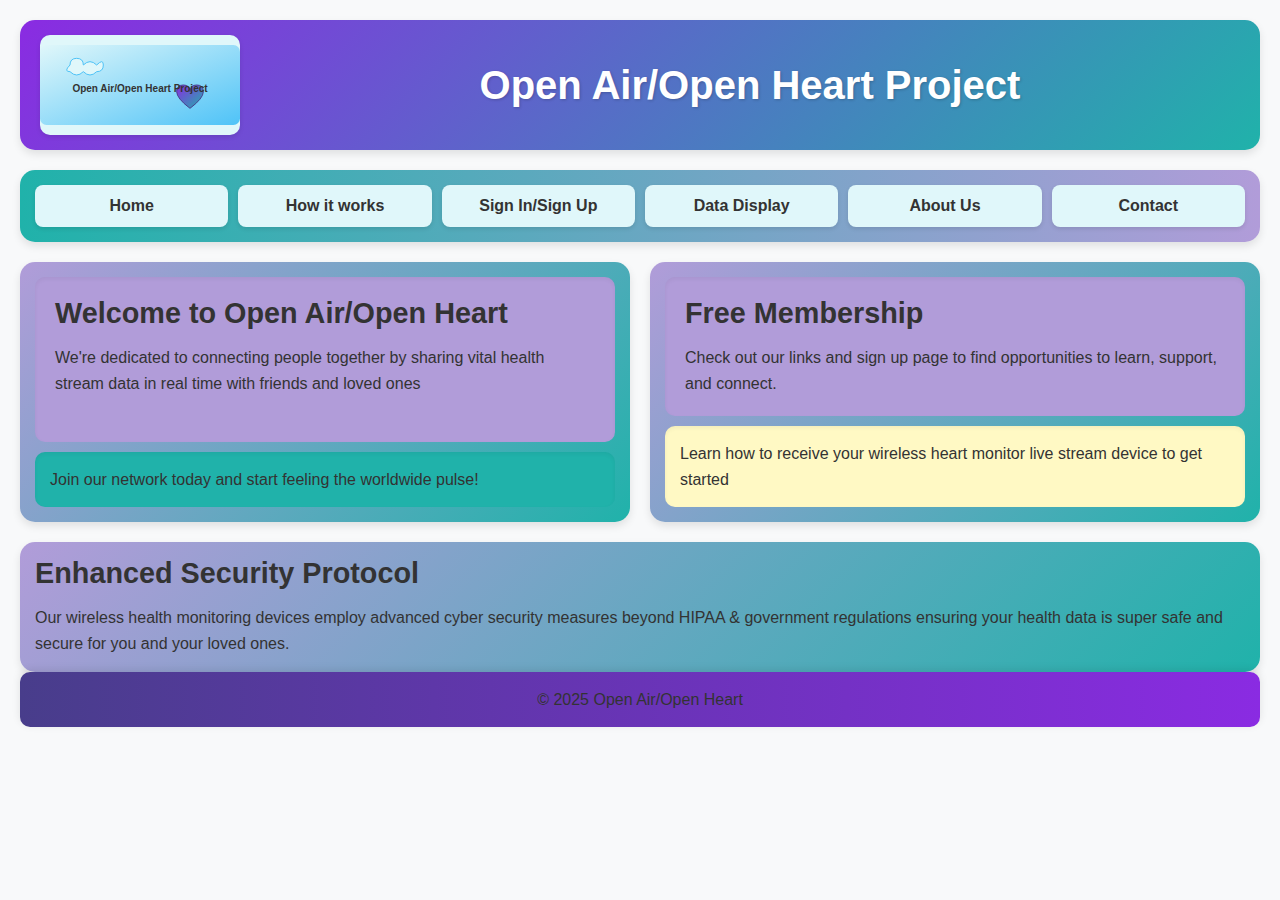
<file: index.html>
<!DOCTYPE html>
<html lang="en">
<head>
    <meta charset="UTF-8">
    <meta name="viewport" content="width=device-width, initial-scale=1.0">
    <title>Open Air/Open Heart Project</title>
    <link rel="stylesheet" href="styles-page.css">
</head>
<body>
    <div class="container">
        <!-- Header with Logo -->
        <header>
            <div class="logo-container">
                <div class="logo">
                    <div class="cloud"></div>
                    <span>LOGO</span>
                    <div class="heart"></div>
                </div>
            </div>
            <h1>Open Air/Open Heart Project</h1>
        </header>

        <!-- Navigation Menu -->
        <nav>
            <ul>
                <li><a href="index.html">Home</a></li>
                <li><a href="how-it-works-page.html">How it works</a></li>
                <li><a href="sign-up-sign-in-page.html">Sign In/Sign Up</a></li>
                <li><a href="data-display-page.html">Data Display</a></li>
                <li><a href="about-us-page.html">About Us</a></li>
                <li><a href="contact-page.html">Contact</a></li>
            </ul>
        </nav>

        <!-- Main Content -->
        <main>
            <div class="content-box left">
                <div class="pink-section">
                    <!-- Content for left pink section -->
                    <h2>Welcome to Open Air/Open Heart</h2>
                    <p>We're dedicated to connecting people together by sharing vital health stream data in real time with friends and loved ones</p>
                </div>
                <div class="green-section">
                    <!-- Content for left green section -->
                    <p>Join our network today and start feeling the worldwide pulse!</p>
                </div>
            </div>
            
            <div class="content-box right">
                <div class="pink-section">
                    <!-- Content for right pink section -->
                    <h2>Free Membership</h2>
                    <p>Check out our links and sign up page to find opportunities to learn, support, and connect.</p>
                </div>
                <div class="yellow-section">
                    <!-- Content for right yellow section -->
                    <p>Learn how to receive your wireless heart monitor live stream device to get started</p>
                </div>
            </div>
        </main>

        <!-- Security Feature Banner -->
        <div class="content-box security-box">
            <div class="security-section">
                <h2>Enhanced Security Protocol</h2>
                <p>Our wireless health monitoring devices employ advanced cyber security measures beyond HIPAA & government regulations ensuring your health data is super safe and secure for you and your loved ones.</p>
            </div>
        </div>

        <!-- Footer -->
        <footer>
            <p>&copy; 2025 Open Air/Open Heart</p>
        </footer>
    </div>
</body>
</html>
</file>
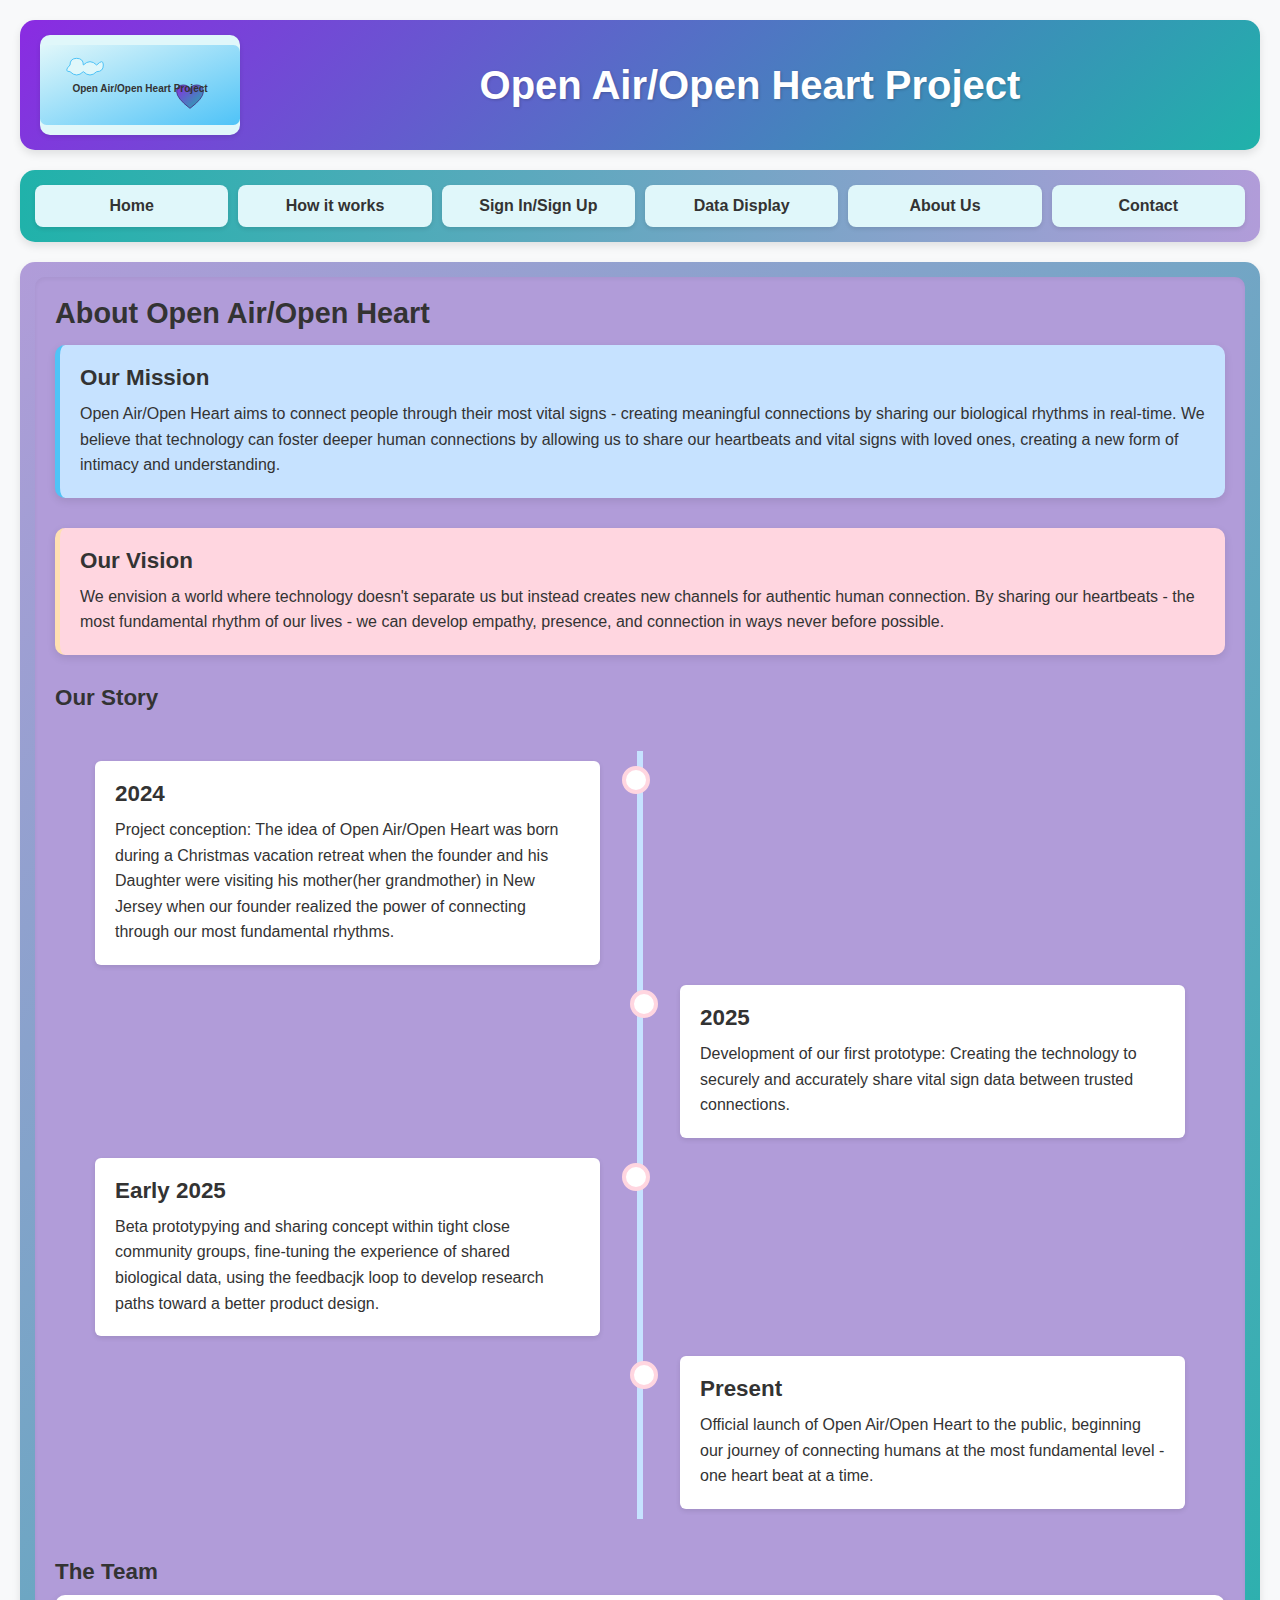
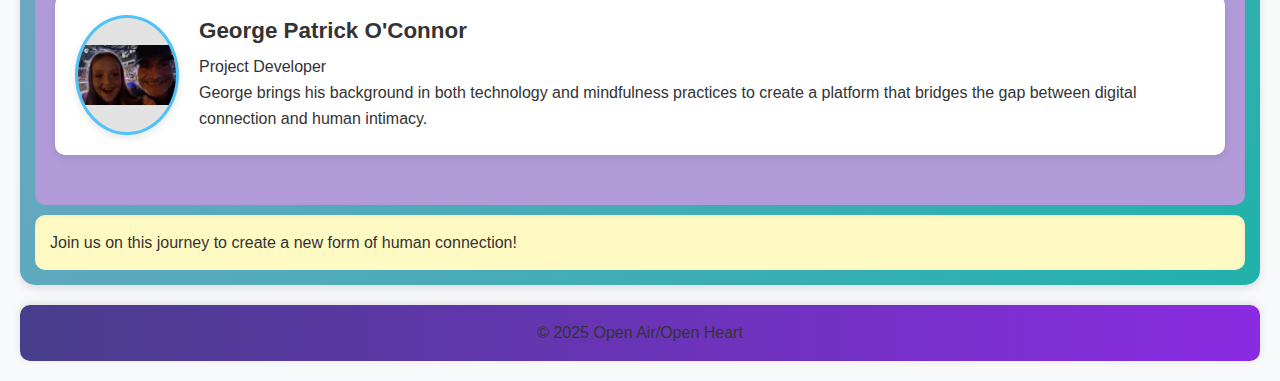
<file: about-us-page.html>
<!DOCTYPE html>
<html lang="en">
<head>
    <meta charset="UTF-8">
    <meta name="viewport" content="width=device-width, initial-scale=1.0">
    <title>About Us - Open Air/Open Heart Project</title>
    <link rel="stylesheet" href="styles-page.css">
    <style>
        .team-member {
            display: flex;
            align-items: center;
            margin-bottom: 30px;
        }
        
        .member-photo {
            width: 120px;
            height: 120px;
            border-radius: 50%;
            background-color: #e2e2e2;
            display: flex;
            align-items: center;
            justify-content: center;
            margin-right: 20px;
            overflow: hidden;
        }
        
        .member-photo img {
            width: 100%;
            height: auto;
        }
        
        .member-info h3 {
            margin-top: 0;
            color: #333;
        }
        
        .mission-box {
            background-color: #c6e2ff;
            padding: 20px;
            border-radius: 10px;
            margin-bottom: 30px;
        }
        
        .vision-box {
            background-color: #ffd6e0;
            padding: 20px;
            border-radius: 10px;
            margin-bottom: 30px;
        }
        
        .timeline {
            position: relative;
            max-width: 1200px;
            margin: 40px auto;
        }
        
        .timeline::after {
            content: '';
            position: absolute;
            width: 6px;
            background-color: #c6e2ff;
            top: 0;
            bottom: 0;
            left: 50%;
            margin-left: -3px;
        }
        
        .timeline-item {
            padding: 10px 40px;
            position: relative;
            width: 50%;
            box-sizing: border-box;
        }
        
        .timeline-item::after {
            content: '';
            position: absolute;
            width: 20px;
            height: 20px;
            background-color: white;
            border: 4px solid #ffd6e0;
            border-radius: 50%;
            top: 15px;
            z-index: 1;
        }
        
        .left {
            left: 0;
        }
        
        .right {
            left: 50%;
        }
        
        .left::after {
            right: -10px;
        }
        
        .right::after {
            left: -10px;
        }
        
        .timeline-content {
            padding: 20px;
            background-color: white;
            border-radius: 6px;
            box-shadow: 0 2px 5px rgba(0,0,0,0.1);
        }
        
        .timeline-content h3 {
            margin-top: 0;
            color: #333;
        }
        
        @media screen and (max-width: 600px) {
            .timeline::after {
                left: 31px;
            }
            
            .timeline-item {
                width: 100%;
                padding-left: 70px;
                padding-right: 25px;
            }
            
            .timeline-item::after {
                left: 21px;
            }
            
            .left::after, .right::after {
                left: 21px;
            }
            
            .right {
                left: 0;
            }
        }
    </style>
</head>
<body>
    <div class="container">
        <!-- Header with Logo -->
        <header>
            <div class="logo-container">
                <div class="logo">
                    <div class="cloud"></div>
                    <span>LOGO</span>
                    <div class="heart"></div>
                </div>
            </div>
            <h1>Open Air/Open Heart Project</h1>
        </header>

        <!-- Navigation Menu -->
        <nav>
            <ul>
                <li><a href="index.html">Home</a></li>
                <li><a href="how-it-works-page.html">How it works</a></li>
                <li><a href="sign-up-sign-in-page.html">Sign In/Sign Up</a></li>
                <li><a href="data-display-page.html">Data Display</a></li>
                <li><a href="about-us-page.html">About Us</a></li>
                <li><a href="contact-page.html">Contact</a></li>
            </ul>
        </nav>

        <!-- Main Content -->
        <main>
            <div class="content-box full-width">
                <div class="pink-section">
                    <h2>About Open Air/Open Heart</h2>
                    
                    <div class="mission-box">
                        <h3>Our Mission</h3>
                        <p>Open Air/Open Heart aims to connect people through their most vital signs - creating meaningful connections by sharing our biological rhythms in real-time. We believe that technology can foster deeper human connections by allowing us to share our heartbeats and vital signs with loved ones, creating a new form of intimacy and understanding.</p>
                    </div>
                    
                    <div class="vision-box">
                        <h3>Our Vision</h3>
                        <p>We envision a world where technology doesn't separate us but instead creates new channels for authentic human connection. By sharing our heartbeats - the most fundamental rhythm of our lives - we can develop empathy, presence, and connection in ways never before possible.</p>
                    </div>
                    
                    <h3>Our Story</h3>
                    <div class="timeline">
                        <div class="timeline-item left">
                            <div class="timeline-content">
                                <h3>2024</h3>
                                <p>Project conception: The idea of Open Air/Open Heart was born during a Christmas vacation retreat when the founder and his Daughter were visiting his mother(her grandmother) in New Jersey when our founder realized the power of connecting through our most fundamental rhythms.</p>
                            </div>
                        </div>
                        <div class="timeline-item right">
                            <div class="timeline-content">
                                <h3>2025</h3>
                                <p>Development of our first prototype: Creating the technology to securely and accurately share vital sign data between trusted connections.</p>
                            </div>
                        </div>
                        <div class="timeline-item left">
                            <div class="timeline-content">
                                <h3>Early 2025</h3>
                                <p>Beta prototypying and sharing concept within tight close community groups, fine-tuning the experience of shared biological data, using the feedbacjk loop to develop research paths toward a better product design.</p>
                            </div>
                        </div>
                        <div class="timeline-item right">
                            <div class="timeline-content">
                                <h3>Present</h3>
                                <p>Official launch of Open Air/Open Heart to the public, beginning our journey of connecting humans at the most fundamental level - one heart beat at a time.</p>
                            </div>
                        </div>
                    </div>
                    
                    <h3>The Team</h3>
                    <div class="team-member">
                        <div class="member-photo">
                            <img src="images\George & Jude.jpg" alt="George & Jude">
                        </div>
                        <div class="member-info">
                            <h3>George Patrick O'Connor</h3>
                            <p>Project Developer</p>
                            <p>George brings his background in both technology and mindfulness practices to create a platform that bridges the gap between digital connection and human intimacy.</p>
                        </div>
                    </div>
                </div>
                
                <div class="yellow-section">
                    <p>Join us on this journey to create a new form of human connection!</p>
                </div>
            </div>
        </main>

        <!-- Footer -->
        <footer>
            <p>&copy; 2025 Open Air/Open Heart</p>
        </footer>
    </div>
</body>
</html>
</file>
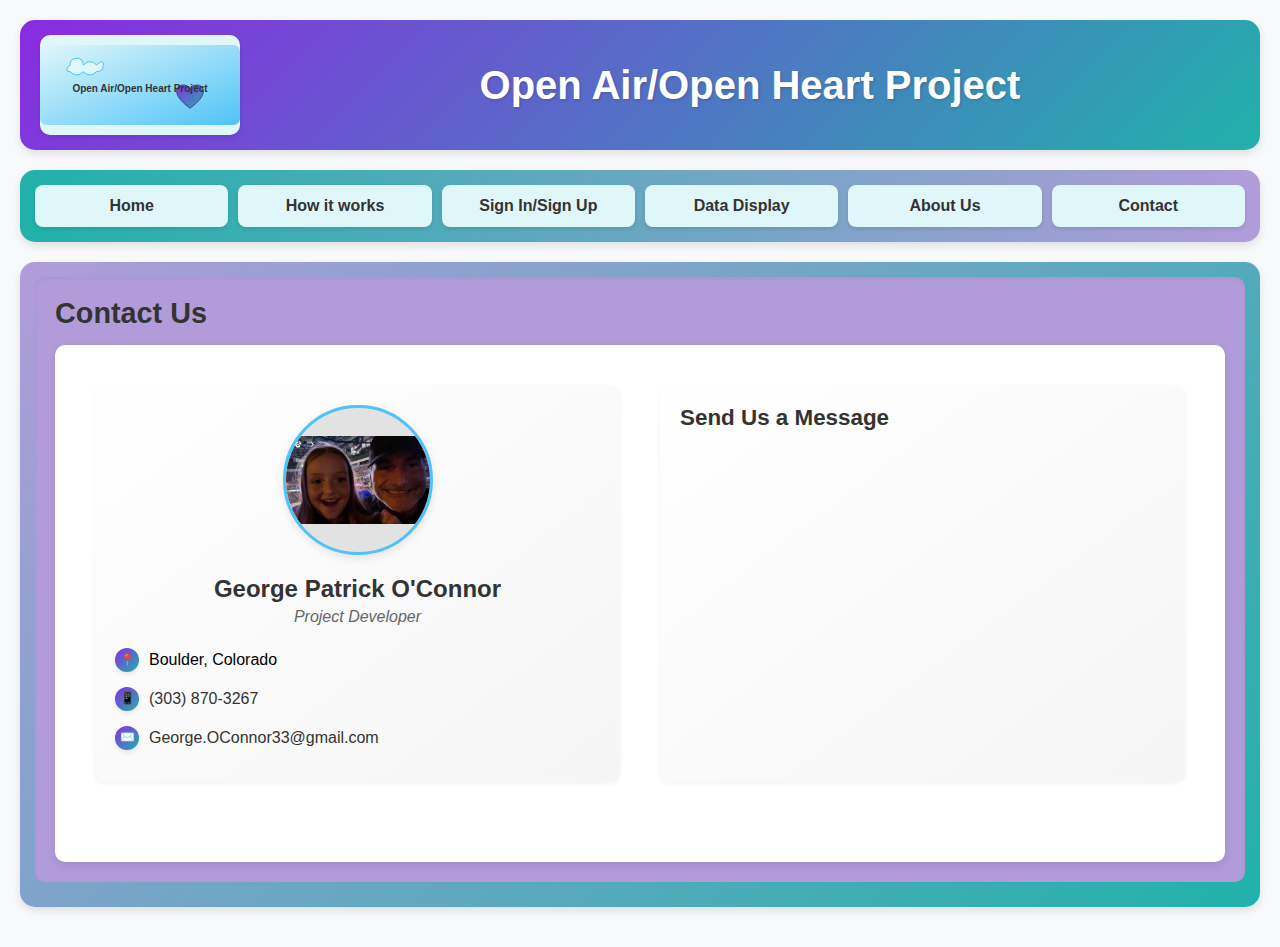
<file: contact-page.html>
<!DOCTYPE html>
<html lang="en">
<head>
    <meta charset="UTF-8">
    <meta name="viewport" content="width=device-width, initial-scale=1.0">
    <title>Contact - Open Air/Open Heart Project</title>
    <link rel="stylesheet" href="styles-page.css">
    <style>
        .contact-container {
            background-color: white;
            padding: 30px;
            border-radius: 10px;
            box-shadow: 0 3px 10px rgba(0,0,0,0.1);
        }
        
        .contact-info {
            display: flex;
            flex-wrap: wrap;
            margin-bottom: 40px;
        }
        
        .contact-card {
            flex: 1;
            min-width: 300px;
            padding: 20px;
            border-radius: 10px;
            background-color: #f9f9f9;
            margin: 10px;
            box-shadow: 0 2px 5px rgba(0,0,0,0.05);
            transition: all 0.3s ease;
        }
        
        .contact-card:hover {
            transform: translateY(-5px);
            box-shadow: 0 5px 15px rgba(0,0,0,0.1);
        }
        
        .contact-photo {
            width: 150px;
            height: 150px;
            border-radius: 50%;
            margin: 0 auto 20px;
            overflow: hidden;
            background-color: #e2e2e2;
            display: flex;
            align-items: center;
            justify-content: center;
        }
        
        .contact-photo img {
            width: 100%;
            height: auto;
        }
        
        .contact-name {
            font-size: 1.5em;
            font-weight: bold;
            text-align: center;
            margin-bottom: 5px;
            color: #333;
        }
        
        .contact-title {
            font-size: 1em;
            color: #666;
            text-align: center;
            margin-bottom: 20px;
        }
        
        .contact-details {
            font-size: 1em;
            line-height: 1.8;
        }
        
        .contact-detail {
            display: flex;
            align-items: center;
            margin-bottom: 10px;
        }
        
        .icon {
            width: 24px;
            height: 24px;
            margin-right: 10px;
            background-color: #c6e2ff;
            border-radius: 50%;
            display: flex;
            align-items: center;
            justify-content: center;
            font-size: 12px;
        }
        
        .detail-text {
            flex: 1;
        }
        
        .contact-detail a {
            color: #333;
            text-decoration: none;
            transition: color 0.3s;
        }
        
        .contact-detail a:hover {
            color: #65a3ff;
        }
        
        .message-form {
            margin-top: 30px;
        }
        
        .form-group {
            margin-bottom: 20px;
        }
        
        label {
            display: block;
            margin-bottom: 5px;
            font-weight: bold;
            color: #555;
        }
        
        input, textarea {
            width: 100%;
            padding: 12px;
            border: 1px solid #ddd;
            border-radius: 5px;
            font-size: 1em;
            transition: border-color 0.3s;
        }
        
        input:focus, textarea:focus {
            border-color: #c6e2ff;
            outline: none;
        }
        
        textarea {
            min-height: 150px;
            resize: vertical;
        }
        
        button {
            background-color: #c6e2ff;
            border: none;
            padding: 12px 24px;
            border-radius: 5px;
            cursor: pointer;
            font-weight: bold;
            transition: background-color 0.3s;
            font-size: 1em;
        }
        
        button:hover {
            background-color: #a5d3ff;
        }
        
        .map-container {
            height: 300px;
            width: 100%;
            background-color: #f0f0f0;
            margin-top: 30px;
            border-radius: 10px;
            overflow: hidden;
            position: relative;
        }
        
        .map-placeholder {
            position: absolute;
            top: 0;
            left: 0;
            width: 100%;
            height: 100%;
            display: flex;
            align-items: center;
            justify-content: center;
            color: #999;
            text-align: center;
            flex-direction: column;
        }
        
        .map-marker {
            width: 30px;
            height: 30px;
            background-color: #ffd6e0;
            border-radius: 50% 50% 50% 0;
            transform: rotate(-45deg);
            position: relative;
            animation: bounce 1s infinite alternate;
            margin-bottom: 15px;
        }
        
        @keyframes bounce {
            from {
                transform: rotate(-45deg) translateY(0);
            }
            to {
                transform: rotate(-45deg) translateY(-10px);
            }
        }
    </style>
</head>
<body>
    <div class="container">
        <!-- Header with Logo -->
        <header>
            <div class="logo-container">
                <div class="logo">
                    <div class="cloud"></div>
                    <span>LOGO</span>
                    <div class="heart"></div>
                </div>
            </div>
            <h1>Open Air/Open Heart Project</h1>
        </header>

        <!-- Navigation Menu -->
        <nav>
            <ul>
                <li><a href="index.html">Home</a></li>
                <li><a href="how-it-works-page.html">How it works</a></li>
                <li><a href="sign-up-sign-in-page.html">Sign In/Sign Up</a></li>
                <li><a href="data-display-page.html">Data Display</a></li>
                <li><a href="about-us-page.html">About Us</a></li>
                <li><a href="contact-page.html">Contact</a></li>
            </ul>
        </nav>

        <!-- Main Content -->
        <main>
            <div class="content-box full-width">
                <div class="pink-section">
                    <h2>Contact Us</h2>
                    
                    <div class="contact-container">
                        <div class="contact-info">
                            <div class="contact-card">
                                <div class="contact-photo">
                                    <img src="images/George & Jude.jpg" alt="George & Jude">
                                </div>
                                <div class="contact-name">George Patrick O'Connor</div>
                                <div class="contact-title">Project Developer</div>
                                <div class="contact-details">
                                    <div class="contact-detail">
                                        <div class="icon">📍</div>
                                        <div class="detail-text">Boulder, Colorado</div>
                                    </div>
                                    <div class="contact-detail">
                                        <div class="icon">📱</div>
                                        <div class="detail-text">
                                            <a href="tel:+13038703267">(303) 870-3267</a>
                                        </div>
                                    </div>
                                    <div class="contact-detail">
                                        <div class="icon">✉️</div>
                                        <div class="detail-text">
                                            <a href="mailto:George.OConnor33@gmail.com">George.OConnor33@gmail.com</a>
                                        </div>
                                    </div>
                                </div>
                            </div>
                            
                            <div class="contact-card">
                                <h3>Send Us a Message</h3>
</file>
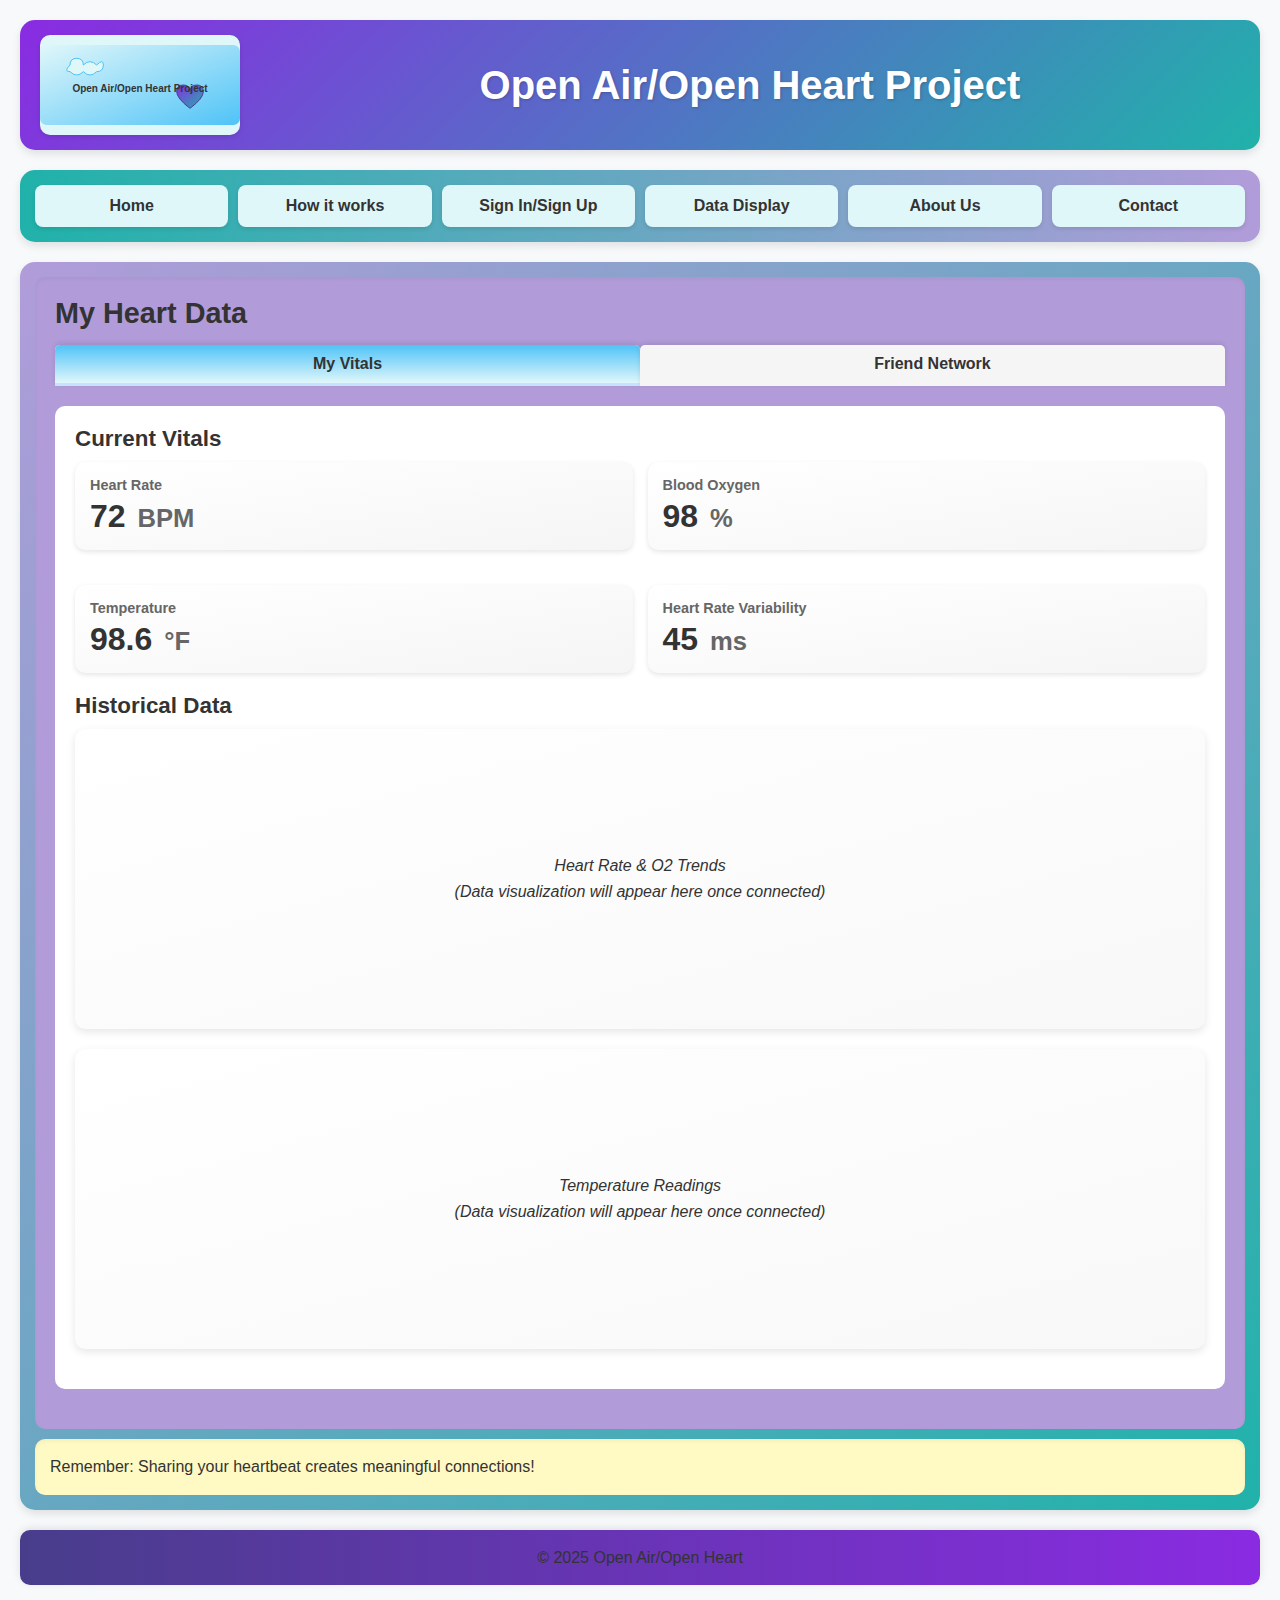
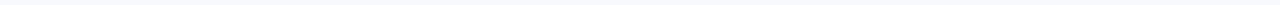
<file: data-display-page.html>
<!DOCTYPE html>
<html lang="en">
<head>
    <meta charset="UTF-8">
    <meta name="viewport" content="width=device-width, initial-scale=1.0">
    <title>My Data - Open Air/Open Heart Project</title>
    <link rel="stylesheet" href="styles-page.css">
    <style>
        .tab-container {
            display: flex;
            margin-bottom: 20px;
        }

        .tab {
            flex: 1;
            text-align: center;
            padding: 10px;
            background-color: #f5f5f5;
            cursor: pointer;
            border-radius: 5px 5px 0 0;
        }

        .tab.active {
            background-color: white;
            border-bottom: 3px solid #c6e2ff;
            font-weight: bold;
        }

        .data-content {
            display: none;
        }

        .data-content.active {
            display: block;
        }
        
        .data-container {
            background-color: white;
            padding: 20px;
            border-radius: 10px;
            margin-bottom: 20px;
        }
        
        .vital-stats {
            display: flex;
            justify-content: space-between;
            flex-wrap: wrap;
        }
        
        .stat-box {
            width: 48%;
            margin-bottom: 20px;
            padding: 15px;
            border-radius: 10px;
            background-color: #f8f8f8;
            box-shadow: 0 2px 5px rgba(0,0,0,0.1);
        }
        
        .stat-label {
            font-size: 0.9em;
            color: #666;
            margin-bottom: 5px;
        }
        
        .stat-value {
            font-size: 2em;
            font-weight: bold;
            color: #333;
        }
        
        .stat-unit {
            font-size: 0.8em;
            color: #666;
        }
        
        .chart-container {
            width: 100%;
            height: 300px;
            background-color: #f8f8f8;
            border-radius: 10px;
            margin-bottom: 20px;
            display: flex;
            align-items: center;
            justify-content: center;
            position: relative;
        }
        
        .placeholder-text {
            color: #999;
            text-align: center;
        }
        
        .friend-network {
            position: relative;
            width: 100%;
            height: 400px;
            background-color: #f8f8f8;
            border-radius: 10px;
            overflow: hidden;
        }
        
        .network-circle {
            position: absolute;
            width: 300px;
            height: 300px;
            border: 2px dashed #c6e2ff;
            border-radius: 50%;
            top: 50%;
            left: 50%;
            transform: translate(-50%, -50%) rotateX(60deg);
            transform-style: preserve-3d;
        }
        
        .friend {
            position: absolute;
            width: 60px;
            height: 60px;
            border-radius: 50%;
            background-color: #ffd6e0;
            display: flex;
            align-items: center;
            justify-content: center;
            color: #333;
            font-weight: bold;
            box-shadow: 0 2px 10px rgba(0,0,0,0.2);
            transform-style: preserve-3d;
            transition: all 0.3s ease;
        }
        
        .friend:hover {
            transform: scale(1.1);
            z-index: 10;
            cursor: pointer;
        }
        
        .friend-1 {
            top: 50%;
            left: 50%;
            transform: translate(-50%, -150%) rotateX(-60deg);
            background-color: #c6e2ff;
        }
        
        .friend-2 {
            top: 50%;
            left: 50%;
            transform: translate(65%, -42%) rotateX(-60deg);
        }
        
        .friend-3 {
            top: 50%;
            left: 50%;
            transform: translate(40%, 80%) rotateX(-60deg);
        }
        
        .friend-4 {
            top: 50%;
            left: 50%;
            transform: translate(-140%, 80%) rotateX(-60deg);
        }
        
        .friend-5 {
            top: 50%;
            left: 50%;
            transform: translate(-165%, -42%) rotateX(-60deg);
            background-color: #c6e2ff;
        }
        
        .heartbeat {
            position: absolute;
            width: 100%;
            height: 100%;
            border-radius: 50%;
            background-color: rgba(255, 100, 130, 0.5);
            transform: scale(1);
            animation: pulse 1.5s ease infinite;
        }
        
        @keyframes pulse {
            0% {
                transform: scale(1);
                opacity: 0.5;
            }
            50% {
                transform: scale(1.3);
                opacity: 0;
            }
            100% {
                transform: scale(1);
                opacity: 0.5;
            }
        }
        
        .friend-tooltip {
            position: absolute;
            background-color: white;
            padding: 10px;
            border-radius: 5px;
            box-shadow: 0 2px 10px rgba(0,0,0,0.2);
            display: none;
            z-index: 100;
            width: 150px;
        }
        
        .friend:hover + .friend-tooltip {
            display: block;
        }
        
        .friend-stats {
            font-size: 0.9em;
            line-height: 1.5;
        }
        
        .friend-name {
            font-weight: bold;
            margin-bottom: 5px;
        }
    </style>
</head>
<body>
    <div class="container">
        <!-- Header with Logo -->
        <header>
            <div class="logo-container">
                <div class="logo">
                    <div class="cloud"></div>
                    <span>LOGO</span>
                    <div class="heart"></div>
                </div>
            </div>
            <h1>Open Air/Open Heart Project</h1>
        </header>

        <!-- Navigation Menu -->
        <nav>
            <ul>
                <li><a href="index.html">Home</a></li>
                <li><a href="how-it-works-page.html">How it works</a></li>
                <li><a href="sign-up-sign-in-page.html">Sign In/Sign Up</a></li>
                <li><a href="data-display-page.html">Data Display</a></li>
                <li><a href="about-us-page.html">About Us</a></li>
                <li><a href="contact-page.html">Contact</a></li>
            </ul>
        </nav>

        <!-- Main Content -->
        <main>
            <div class="content-box full-width">
                <div class="pink-section">
                    <h2>My Heart Data</h2>
                    
                    <div class="tab-container">
                        <div class="tab active" id="my-data-tab">My Vitals</div>
                        <div class="tab" id="friend-network-tab">Friend Network</div>
                    </div>
                    
                    <!-- My Data Content -->
                    <div class="data-content active" id="my-data-content">
                        <div class="data-container">
                            <h3>Current Vitals</h3>
                            <div class="vital-stats">
                                <div class="stat-box">
                                    <div class="stat-label">Heart Rate</div>
                                    <div class="stat-value">72 <span class="stat-unit">BPM</span></div>
                                </div>
                                <div class="stat-box">
                                    <div class="stat-label">Blood Oxygen</div>
                                    <div class="stat-value">98 <span class="stat-unit">%</span></div>
                                </div>
                                <div class="stat-box">
                                    <div class="stat-label">Temperature</div>
                                    <div class="stat-value">98.6 <span class="stat-unit">°F</span></div>
                                </div>
                                <div class="stat-box">
                                    <div class="stat-label">Heart Rate Variability</div>
                                    <div class="stat-value">45 <span class="stat-unit">ms</span></div>
                                </div>
                            </div>
                            
                            <h3>Historical Data</h3>
                            <div class="chart-container">
                                <div class="placeholder-text">
                                    <p>Heart Rate & O2 Trends</p>
                                    <p>(Data visualization will appear here once connected)</p>
                                </div>
                            </div>
                            
                            <div class="chart-container">
                                <div class="placeholder-text">
                                    <p>Temperature Readings</p>
                                    <p>(Data visualization will appear here once connected)</p>
                                </div>
                            </div>
                        </div>
                    </div>
                    
                    <!-- Friend Network Content -->
                    <div class="data-content" id="friend-network-content">
                        <div class="data-container">
                            <h3>Friend Heart Network</h3>
                            <p>View your friends' current heart rates in real-time. Click on a friend to see more details.</p>
                            
                            <div class="friend-network">
                                <div class="network-circle"></div>
                                
                                <!-- Friend 1 -->
                                <div class="friend friend-1">
                                    <div class="heartbeat"></div>
                                    <span>ML</span>
                                </div>
                                <div class="friend-tooltip" style="top: 60px; left: 50%;">
                                    <div class="friend-name">Mindy Lovette</div>
                                    <div class="friend-stats">
                                        Heart Rate: 68 BPM<br>
                                        O2: 99%<br>
                                        Connected: 2 hrs ago
                                    </div>
                                </div>
                                
                                <!-- Friend 2 -->
                                <div class="friend friend-2">
                                    <div class="heartbeat"></div>
                                    <span>LM</span>
                                </div>
                                <div class="friend-tooltip" style="top: 140px; right: 80px;">
                                    <div class="friend-name">Lisa Mitchell</div>
                                    <div class="friend-stats">
                                        Heart Rate: 75 BPM<br>
                                        O2: 97%<br>
                                        Connected: Just now
                                    </div>
                                </div>
                                
                                <!-- Friend 3 -->
                                <div class="friend friend-3">
                                    <div class="heartbeat"></div>
                                    <span>RK</span>
                                </div>
                                <div class="friend-tooltip" style="bottom: 60px; right: 100px;">
                                    <div class="friend-name">Robert Kim</div>
                                    <div class="friend-stats">
                                        Heart Rate: 62 BPM<br>
                                        O2: 98%<br>
                                        Connected: 5 min ago
                                    </div>
                                </div>
                                
                                <!-- Friend 4 -->
                                <div class="friend friend-4">
                                    <div class="heartbeat"></div>
                                    <span>AT</span>
                                </div>
                                <div class="friend-tooltip" style="bottom: 60px; left: 100px;">
                                    <div class="friend-name">Amy Thomas</div>
                                    <div class="friend-stats">
                                        Heart Rate: 70 BPM<br>
                                        O2: 96%<br>
                                        Connected: 30 min ago
                                    </div>
                                </div>
                                
                                <!-- Friend 5 -->
                                <div class="friend friend-5">
                                    <div class="heartbeat"></div>
                                    <span>DP</span>
                                </div>
                                <div class="friend-tooltip" style="top: 140px; left: 80px;">
                                    <div class="friend-name">David Patel</div>
                                    <div class="friend-stats">
                                        Heart Rate: 65 BPM<br>
                                        O2: 99%<br>
                                        Connected: Just now
                                    </div>
                                </div>
                            </div>
                            
                            <p class="placeholder-text" style="margin-top: 20px">Note: This is a placeholder visualization. Real-time data will be implemented when backend systems are connected.</p>
                        </div>
                    </div>
                </div>
                
                <div class="yellow-section">
                    <p>Remember: Sharing your heartbeat creates meaningful connections!</p>
                </div>
            </div>
        </main>

        <!-- Footer -->
        <footer>
            <p>&copy; 2025 Open Air/Open Heart</p>
        </footer>
    </div>

    <script>
        // Tab switching functionality
        const myDataTab = document.getElementById('my-data-tab');
        const friendNetworkTab = document.getElementById('friend-network-tab');
        const myDataContent = document.getElementById('my-data-content');
        const friendNetworkContent = document.getElementById('friend-network-content');

        myDataTab.addEventListener('click', function() {
            myDataTab.classList.add('active');
            friendNetworkTab.classList.remove('active');
            myDataContent.classList.add('active');
            friendNetworkContent.classList.remove('active');
        });

        friendNetworkTab.addEventListener('click', function() {
            friendNetworkTab.classList.add('active');
            myDataTab.classList.remove('active');
            friendNetworkContent.classList.add('active');
            myDataContent.classList.remove('active');
        });
        
        // Simulate different heartbeat rates for each friend
        const friends = document.querySelectorAll('.friend');
        friends.forEach((friend, index) => {
            const heartbeat = friend.querySelector('.heartbeat');
            // Slightly different animation durations to simulate different heart rates
            const duration = 1.2 + (index * 0.2);
            heartbeat.style.animationDuration = duration + 's';
        });
    </script>
</body>
</html>
</file>
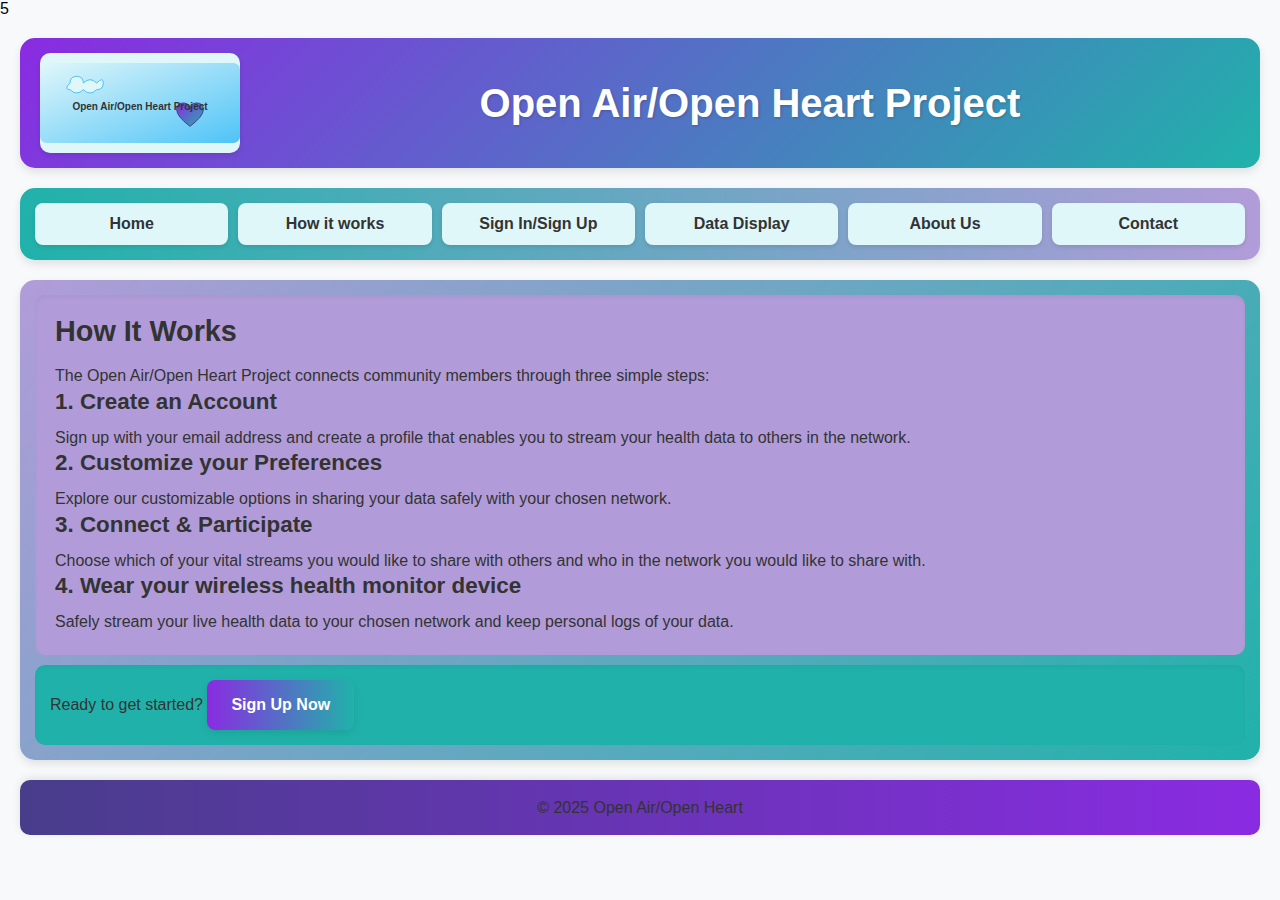
<file: how-it-works-page.html>
5<!DOCTYPE html>
<html lang="en">
<head>
    <meta charset="UTF-8">
    <meta name="viewport" content="width=device-width, initial-scale=1.0">
    <title>How It Works - Open Air/Open Heart Project</title>
    <link rel="stylesheet" href="styles-page.css">
</head>
<body>
    <div class="container">
        <!-- Header with Logo -->
        <header>
            <div class="logo-container">
                <div class="logo">
                    <div class="cloud"></div>
                    <span>LOGO</span>
                    <div class="heart"></div>
                </div>
            </div>
            <h1>Open Air/Open Heart Project</h1>
        </header>

        <!-- Navigation Menu -->
        <nav>
            <ul>
                <li><a href="index.html">Home</a></li>
                <li><a href="how-it-works-page.html">How it works</a></li>
                <li><a href="sign-up-sign-in-page.html">Sign In/Sign Up</a></li>
                <li><a href="data-display-page.html">Data Display</a></li>
                <li><a href="about-us-page.html">About Us</a></li>
                <li><a href="contact-page.html">Contact</a></li>
            </ul>
        </nav>

        <!-- Main Content -->
        <main>
            <div class="content-box full-width">
                <div class="pink-section">
                    <h2>How It Works</h2>
                    <p>The Open Air/Open Heart Project connects community members through three simple steps:</p>
                    
                    <div class="steps">
                        <div class="step">
                            <h3>1. Create an Account</h3>
                            <p>Sign up with your email address and create a profile that enables you to stream your health data to others in the network.</p>
                        </div>
                        
                        <div class="step">
                            <h3>2. Customize your Preferences</h3>
                            <p>Explore our customizable options in sharing your data safely with your chosen network.</p>
                        </div>
                        
                        <div class="step">
                            <h3>3. Connect & Participate</h3>
                            <p>Choose which of your vital streams you would like to share with others and who in the network you would like to share with.</p>
                        </div>
                        
                        <div class="step">
                            <h3>4. Wear your wireless health monitor device</h3>
                            <p>Safely stream your live health data to your chosen network and keep personal logs of your data.</p>
                        </div>
                    </div>
                </div>
                
                <div class="green-section">
                    <p>Ready to get started? <a href="sign-up.html" class="button">Sign Up Now</a></p>
                </div>
            </div>
        </main>

        <!-- Footer -->
        <footer>
            <p>&copy; 2025 Open Air/Open Heart</p>
        </footer>
    </div>
</body>
</html>
</file>
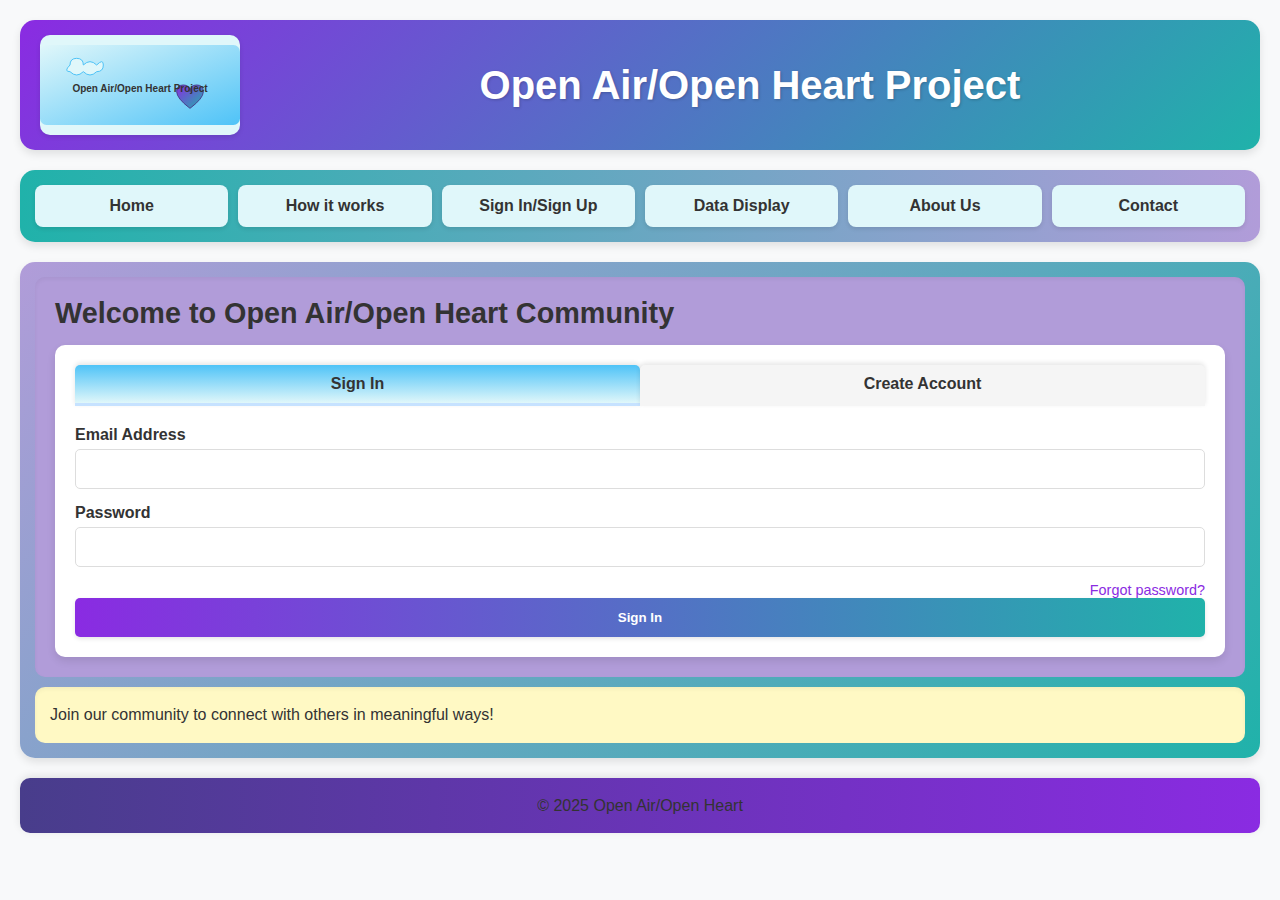
<file: sign-up-sign-in-page.html>
<!DOCTYPE html>
<html lang="en">
<head>
    <meta charset="UTF-8">
    <meta name="viewport" content="width=device-width, initial-scale=1.0">
    <title>Sign Up/Sign In - Open Air/Open Heart Project</title>
    <link rel="stylesheet" href="styles-page.css">
    <style>
        /* Additional styles for the combined sign-up/sign-in page */
        .form-container {
            background-color: white;
            padding: 20px;
            border-radius: 10px;
        }
        
        .form-group {
            margin-bottom: 15px;
        }
        
        label {
            display: block;
            margin-bottom: 5px;
            font-weight: bold;
        }
        
        input, select, textarea {
            width: 100%;
            padding: 10px;
            border: 1px solid #ddd;
            border-radius: 5px;
        }
        
        button {
            background-color: #c6e2ff;
            border: none;
            padding: 12px 20px;
            border-radius: 5px;
            cursor: pointer;
            font-weight: bold;
            transition: background-color 0.3s;
            width: 100%;
        }
        
        button:hover {
            background-color: #a5d3ff;
        }

        .tab-container {
            display: flex;
            margin-bottom: 20px;
        }

        .tab {
            flex: 1;
            text-align: center;
            padding: 10px;
            background-color: #f5f5f5;
            cursor: pointer;
            border-radius: 5px 5px 0 0;
        }

        .tab.active {
            background-color: white;
            border-bottom: 3px solid #c6e2ff;
            font-weight: bold;
        }

        .form-content {
            display: none;
        }

        .form-content.active {
            display: block;
        }

        .forgot-password {
            text-align: right;
            margin-top: 10px;
            font-size: 0.9em;
        }

        .separator {
            text-align: center;
            margin: 20px 0;
            position: relative;
        }

        .separator::before {
            content: "";
            position: absolute;
            top: 50%;
            left: 0;
            right: 0;
            height: 1px;
            background-color: #ddd;
            z-index: 1;
        }

        .separator span {
            background-color: white;
            padding: 0 10px;
            position: relative;
            z-index: 2;
        }
    </style>
</head>
<body>
    <div class="container">
        <!-- Header with Logo -->
        <header>
            <div class="logo-container">
                <div class="logo">
                    <div class="cloud"></div>
                    <span>LOGO</span>
                    <div class="heart"></div>
                </div>
            </div>
            <h1>Open Air/Open Heart Project</h1>
        </header>

        <!-- Navigation Menu -->
        <nav>
            <ul>
                <li><a href="index.html">Home</a></li>
                <li><a href="how-it-works-page.html">How it works</a></li>
                <li><a href="sign-up-sign-in-page.html">Sign In/Sign Up</a></li>
                <li><a href="data-display-page.html">Data Display</a></li>
                <li><a href="about-us-page.html">About Us</a></li>
                <li><a href="contact-page.html">Contact</a></li>
            </ul>
        </nav>

        <!-- Main Content -->
        <main>
            <div class="content-box full-width">
                <div class="pink-section">
                    <h2>Welcome to Open Air/Open Heart Community</h2>
                    
                    <div class="form-container">
                        <div class="tab-container">
                            <div class="tab active" id="sign-in-tab">Sign In</div>
                            <div class="tab" id="sign-up-tab">Create Account</div>
                        </div>
                        
                        <!-- Sign In Form -->
                        <div class="form-content active" id="sign-in-form">
                            <form action="#" method="post">
                                <div class="form-group">
                                    <label for="signin-email">Email Address</label>
                                    <input type="email" id="signin-email" name="email" required>
                                </div>
                                
                                <div class="form-group">
                                    <label for="signin-password">Password</label>
                                    <input type="password" id="signin-password" name="password" required>
                                </div>
                                
                                <div class="forgot-password">
                                    <a href="#">Forgot password?</a>
                                </div>
                                
                                <button type="submit">Sign In</button>
                            </form>
                        </div>
                        
                        <!-- Sign Up Form -->
                        <div class="form-content" id="sign-up-form">
                            <form action="#" method="post">
                                <div class="form-group">
                                    <label for="fullname">Full Name</label>
                                    <input type="text" id="fullname" name="fullname" required>
                                </div>
                                
                                <div class="form-group">
                                    <label for="email">Email Address</label>
                                    <input type="email" id="email" name="email" required>
                                </div>
                                
                                <div class="form-group">
                                    <label for="password">Password</label>
                                    <input type="password" id="password" name="password" required>
                                </div>
                                
                                <div class="form-group">
                                    <label for="confirm-password">Confirm Password</label>
                                    <input type="password" id="confirm-password" name="confirm-password" required>
                                </div>
                                
                                <div class="form-group">
                                    <label for="location">Your Location</label>
                                    <input type="text" id="location" name="location" placeholder="City, State">
                                </div>
                                
                                <button type="submit">Create Account</button>
                            </form>
                        </div>
                    </div>
                </div>
                
                <div class="yellow-section">
                    <p>Join our community to connect with others in meaningful ways!</p>
                </div>
            </div>
        </main>

        <!-- Footer -->
        <footer>
            <p>&copy; 2025 Open Air/Open Heart</p>
        </footer>
    </div>

    <script>
        // Tab switching functionality
        const signInTab = document.getElementById('sign-in-tab');
        const signUpTab = document.getElementById('sign-up-tab');
        const signInForm = document.getElementById('sign-in-form');
        const signUpForm = document.getElementById('sign-up-form');

        signInTab.addEventListener('click', function() {
            signInTab.classList.add('active');
            signUpTab.classList.remove('active');
            signInForm.classList.add('active');
            signUpForm.classList.remove('active');
        });

        signUpTab.addEventListener('click', function() {
            signUpTab.classList.add('active');
            signInTab.classList.remove('active');
            signUpForm.classList.add('active');
            signInForm.classList.remove('active');
        });
    </script>
</body>
</html>
</file>
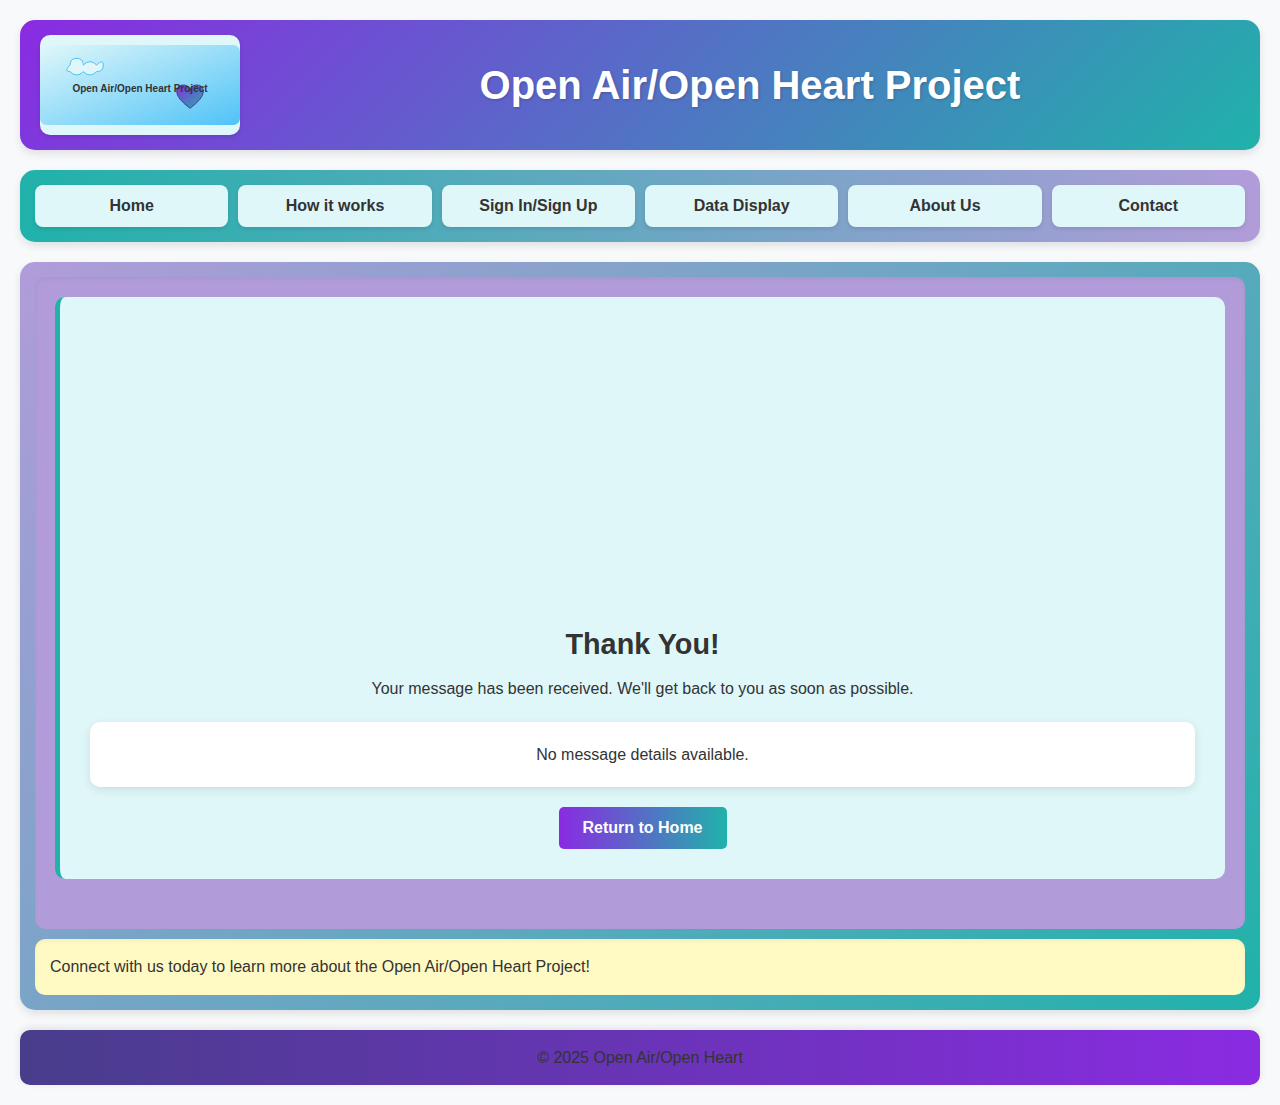
<file: thank-you.html>
<!DOCTYPE html>
<html lang="en">
<head>
    <meta charset="UTF-8">
    <meta name="viewport" content="width=device-width, initial-scale=1.0">
    <title>Thank You - Open Air/Open Heart Project</title>
    <link rel="stylesheet" href="styles-page.css">
    <style>
        .success-message {
            text-align: center;
            padding: 30px;
            background-color: var(--primary-cloud);
            border-radius: 10px;
            margin-bottom: 30px;
            border-left: 5px solid var(--accent-heart);
        }
        
        .checkmark {
            width: 80px;
            height: 80px;
            border-radius: 50%;
            display: block;
            stroke-width: 2;
            stroke: var(--accent-heart);
            stroke-miterlimit: 10;
            margin: 10% auto;
            box-shadow: inset 0px 0px 0px var(--accent-heart);
            animation: fill .4s ease-in-out .4s forwards, scale .3s ease-in-out .9s both;
        }
        
        .checkmark__circle {
            stroke-dasharray: 166;
            stroke-dashoffset: 166;
            stroke-width: 2;
            stroke-miterlimit: 10;
            stroke: var(--accent-heart);
            fill: none;
            animation: stroke .6s cubic-bezier(0.650, 0.000, 0.450, 1.000) forwards;
        }
        
        .checkmark__check {
            transform-origin: 50% 50%;
            stroke-dasharray: 48;
            stroke-dashoffset: 48;
            animation: stroke .3s cubic-bezier(0.650, 0.000, 0.450, 1.000) .8s forwards;
        }
        
        @keyframes stroke {
            100% {
                stroke-dashoffset: 0;
            }
        }
        
        @keyframes scale {
            0%, 100% {
                transform: none;
            }
            50% {
                transform: scale3d(1.1, 1.1, 1);
            }
        }
        
        @keyframes fill {
            100% {
                box-shadow: inset 0px 0px 0px 30px var(--primary-cloud);
            }
        }
        
        .message-received {
            margin-top: 20px;
            background-color: white;
            padding: 20px;
            border-radius: 10px;
            box-shadow: 0 3px 10px rgba(0,0,0,0.1);
        }
        
        .message-field {
            margin-bottom: 15px;
            padding-bottom: 15px;
            border-bottom: 1px solid #eee;
        }
        
        .message-field:last-child {
            border-bottom: none;
        }
        
        .message-label {
            font-weight: bold;
            color: var(--text-dark);
            margin-bottom: 5px;
        }
        
        .message-content {
            color: var(--text-dark);
        }
        
        .return-link {
            display: inline-block;
            margin-top: 20px;
            background: linear-gradient(to right, var(--primary-heart), var(--accent-heart));
            color: white;
            padding: 12px 24px;
            border-radius: 5px;
            text-decoration: none;
            font-weight: bold;
            transition: all 0.3s;
        }
        
        .return-link:hover {
            transform: translateY(-3px);
            box-shadow: 0 5px 15px rgba(0,0,0,0.2);
        }
    </style>
</head>
<body>
    <div class="container">
        <!-- Header with Logo -->
        <header>
            <div class="logo-container">
                <div class="logo">
                    <div class="cloud"></div>
                    <span>LOGO</span>
                    <div class="heart"></div>
                </div>
            </div>
            <h1>Open Air/Open Heart Project</h1>
        </header>

        <!-- Navigation Menu -->
        <nav>
            <ul>
                <li><a href="index.html">Home</a></li>
                <li><a href="how-it-works-page.html">How it works</a></li>
                <li><a href="sign-up-sign-in-page.html">Sign In/Sign Up</a></li>
                <li><a href="data-display-page.html">Data Display</a></li>
                <li><a href="about-us-page.html">About Us</a></li>
                <li><a href="contact-page.html">Contact</a></li>
            </ul>
        </nav>

        <!-- Main Content -->
        <main>
            <div class="content-box full-width">
                <div class="pink-section">
                    <div class="success-message">
                        <svg class="checkmark" xmlns="http://www.w3.org/2000/svg" viewBox="0 0 52 52">
                            <circle class="checkmark__circle" cx="26" cy="26" r="25" fill="none"/>
                            <path class="checkmark__check" fill="none" d="M14.1 27.2l7.1 7.2 16.7-16.8"/>
                        </svg>
                        <h2>Thank You!</h2>
                        <p>Your message has been received. We'll get back to you as soon as possible.</p>
                        
                        <div class="message-received" id="message-preview">
                            <!-- Will be filled by JavaScript -->
                        </div>
                        
                        <a href="index.html" class="return-link">Return to Home</a>
                    </div>
                </div>
                
                <div class="yellow-section">
                    <p>Connect with us today to learn more about the Open Air/Open Heart Project!</p>
                </div>
            </div>
        </main>

        <!-- Footer -->
        <footer>
            <p>&copy; 2025 Open Air/Open Heart</p>
        </footer>
    </div>

    <script>
        document.addEventListener('DOMContentLoaded', function() {
            // Retrieve stored form data
            const name = localStorage.getItem('contactName') || '';
            const email = localStorage.getItem('contactEmail') || '';
            const subject = localStorage.getItem('contactSubject') || '';
            const message = localStorage.getItem('contactMessage') || '';
            
            // Create message preview
            const messagePreview = document.getElementById('message-preview');
            
            if (name && email && subject && message) {
                messagePreview.innerHTML = `
                    <div class="message-field">
                        <div class="message-label">From:</div>
                        <div class="message-content">${name} (${email})</div>
                    </div>
                    <div class="message-field">
                        <div class="message-label">Subject:</div>
                        <div class="message-content">${subject}</div>
                    </div>
                    <div class="message-field">
                        <div class="message-label">Message:</div>
                        <div class="message-content">${message}</div>
                    </div>
                `;
            } else {
                messagePreview.innerHTML = `
                    <p>No message details available.</p>
                `;
            }
            
            // Clear the stored data
            localStorage.removeItem('contactName');
            localStorage.removeItem('contactEmail');
            localStorage.removeItem('contactSubject');
            localStorage.removeItem('contactMessage');
        });
    </script>
</body>
</html>
</file>
<file: styles-page.css>
/* Basic Reset */
* {
    margin: 0;
    padding: 0;
    box-sizing: border-box;
    font-family: Arial, sans-serif;
}

:root {
    /* Heart-themed colors */
    --primary-heart: #8a2be2; /* Deep purple */
    --light-heart: #b19cd9; /* Light lavender */
    --accent-heart: #20b2aa; /* Teal */
    --dark-heart: #483d8b; /* Dark slate blue */
    
    /* Cloud-themed colors */
    --primary-cloud: #e0f7fa; /* Very light cyan */
    --accent-cloud: #4fc3f7; /* Light blue */
    
    /* Complementary colors */
    --accent-yellow: #fff9c4; /* Light yellow */
    --accent-warm: #ffe0b2; /* Light orange */
    
    /* Neutral colors */
    --text-dark: #333;
    --text-light: #fff;
    --background: #f8f9fa;
}

html, body {
    height: 100%;
    width: 100%;
    background-color: var(--background);
}

body {
    display: flex;
    flex-direction: column;
}

.container {
    width: 100%;
    max-width: 1400px;
    margin: 0 auto;
    padding: 20px;
    flex-grow: 1;
}

/* Header Styles */
header {
    display: flex;
    align-items: center;
    background: linear-gradient(135deg, var(--primary-heart) 0%, var(--accent-heart) 100%);
    border-radius: 15px;
    padding: 15px 20px;
    margin-bottom: 20px;
    box-shadow: 0 4px 8px rgba(0, 0, 0, 0.1);
    flex-wrap: wrap;
}

/* Logo Container - Updated to include the SVG Logo */
.logo-container {
    background-color: var(--primary-cloud);
    padding: 15px;
    border-radius: 10px;
    margin-right: 20px;
    display: flex;
    align-items: center;
    justify-content: center;
    width: 200px;
    height: 100px;
    box-shadow: 0 2px 5px rgba(0, 0, 0, 0.1);
    position: relative;
    overflow: hidden;
}

/* SVG Logo using background-image */
.logo-container::before {
    content: "";
    position: absolute;
    top: 0;
    left: 0;
    width: 100%;
    height: 100%;
    background-image: url("data:image/svg+xml,%3Csvg xmlns='http://www.w3.org/2000/svg' viewBox='0 0 300 120'%3E%3Cdefs%3E%3ClinearGradient id='background-gradient' x1='0%25' y1='0%25' x2='100%25' y2='100%25'%3E%3Cstop offset='0%25' stop-color='%23e0f7fa' /%3E%3Cstop offset='100%25' stop-color='%234fc3f7' /%3E%3C/linearGradient%3E%3ClinearGradient id='heart-gradient' x1='0%25' y1='0%25' x2='100%25' y2='100%25'%3E%3Cstop offset='0%25' stop-color='%238a2be2' /%3E%3Cstop offset='100%25' stop-color='%2320b2aa' /%3E%3C/linearGradient%3E%3C/defs%3E%3Crect width='300' height='120' rx='10' ry='10' fill='url(%23background-gradient)' /%3E%3Cpath d='M45,30 Q45,20 55,20 Q65,20 65,30 Q75,20 85,30 Q95,20 95,30 Q95,40 85,40 Q75,50 65,40 Q55,50 45,40 Q35,40 45,30' fill='%23e0f7fa' stroke='%234fc3f7' stroke-width='1.5' /%3E%3Cpath d='M225,70 Q225,60 235,60 Q245,60 245,70 Q245,80 225,95 Q205,80 205,70 Q205,60 215,60 Q225,60 225,70' fill='url(%23heart-gradient)' stroke='%23483d8b' stroke-width='1.5' /%3E%3Ctext x='150' y='70' font-family='Arial, sans-serif' font-size='15' font-weight='bold' text-anchor='middle' fill='%23333'%3EOpen Air/Open Heart Project%3C/text%3E%3C/svg%3E");
    background-repeat: no-repeat;
    background-position: center;
    background-size: contain;
}

h1 {
    font-size: clamp(1.5rem, 5vw, 2.5rem);
    color: var(--text-light);
    flex-grow: 1;
    text-align: center;
    text-shadow: 1px 1px 3px rgba(0, 0, 0, 0.2);
}

/* Navigation Styles */
nav {
    background: linear-gradient(to right, var(--accent-heart), var(--light-heart));
    border-radius: 15px;
    padding: 15px;
    margin-bottom: 20px;
    box-shadow: 0 4px 8px rgba(0, 0, 0, 0.1);
}

nav ul {
    display: flex;
    list-style: none;
    justify-content: space-around;
    flex-wrap: wrap;
    gap: 10px;
}

nav ul li {
    flex: 1 1 150px;
    max-width: 200px;
    text-align: center;
}

nav ul li a {
    display: block;
    text-decoration: none;
    color: var(--text-dark);
    background-color: var(--primary-cloud);
    padding: 12px 20px;
    border-radius: 8px;
    font-weight: bold;
    transition: all 0.3s ease;
    box-shadow: 0 2px 4px rgba(0, 0, 0, 0.1);
}

nav ul li a:hover {
    background-color: var(--accent-cloud);
    transform: translateY(-2px);
    box-shadow: 0 4px 8px rgba(0, 0, 0, 0.15);
    color: var(--text-light);
}

/* Main Content Styles */
main {
    display: flex;
    gap: 20px;
    margin-bottom: 20px;
    flex-wrap: wrap;
}

.content-box {
    flex: 1 1 300px;
    background: linear-gradient(135deg, var(--light-heart) 0%, var(--accent-heart) 100%);
    border-radius: 15px;
    padding: 15px;
    display: flex;
    flex-direction: column;
    box-shadow: 0 4px 8px rgba(0, 0, 0, 0.1);
}

.full-width {
    flex: 1 1 100%;
}

.pink-section {
    background-color: var(--light-heart);
    border-radius: 10px;
    padding: 20px;
    margin-bottom: 10px;
    flex-grow: 1;
    box-shadow: inset 0 2px 4px rgba(0, 0, 0, 0.05);
}

.green-section {
    background-color: var(--accent-heart);
    border-radius: 10px;
    padding: 15px;
    color: var(--text-light);
    box-shadow: inset 0 2px 4px rgba(0, 0, 0, 0.05);
}

.yellow-section {
    background-color: var(--accent-yellow);
    border-radius: 10px;
    padding: 15px;
    box-shadow: inset 0 2px 4px rgba(0, 0, 0, 0.05);
}

h2 {
    margin-bottom: 15px;
    color: var(--text-dark);
    font-size: clamp(1.2rem, 4vw, 1.8rem);
}

h3 {
    margin-bottom: 10px;
    color: var(--text-dark);
    font-size: clamp(1rem, 3vw, 1.4rem);
}

p {
    line-height: 1.6;
    color: var(--text-dark);
    font-size: clamp(0.9rem, 2vw, 1rem);
}

/* Footer Styles */
footer {
    background: linear-gradient(to right, var(--dark-heart), var(--primary-heart));
    padding: 15px;
    text-align: center;
    border-radius: 10px;
    margin-top: auto;
    box-shadow: 0 -2px 8px rgba(0, 0, 0, 0.1);
    color: var(--text-light);
}

/* Form Styles */
.form-container {
    background-color: var(--primary-cloud);
    padding: 25px;
    border-radius: 10px;
    box-shadow: 0 4px 8px rgba(0, 0, 0, 0.1);
}

.form-group {
    margin-bottom: 20px;
}

label {
    display: block;
    margin-bottom: 8px;
    font-weight: bold;
    color: var(--text-dark);
}

input, select, textarea {
    width: 100%;
    padding: 12px;
    border: 1px solid #ddd;
    border-radius: 5px;
    font-size: 16px;
    transition: border 0.3s;
}

input:focus, select:focus, textarea:focus {
    border-color: var(--accent-heart);
    outline: none;
    box-shadow: 0 0 0 3px rgba(138, 43, 226, 0.1);
}

button {
    background: linear-gradient(to right, var(--primary-heart), var(--accent-heart));
    border: none;
    padding: 14px 24px;
    border-radius: 5px;
    cursor: pointer;
    font-weight: bold;
    transition: all 0.3s;
    color: var(--text-light);
    box-shadow: 0 2px 4px rgba(0, 0, 0, 0.1);
}

button:hover {
    box-shadow: 0 4px 8px rgba(0, 0, 0, 0.2);
    transform: translateY(-2px);
}

/* Tab Container Styles */
.tab-container {
    display: flex;
    margin-bottom: 20px;
}

.tab {
    flex: 1;
    text-align: center;
    padding: 12px 10px;
    background-color: var(--primary-cloud);
    cursor: pointer;
    border-radius: 5px 5px 0 0;
    font-weight: bold;
    color: var(--text-dark);
    transition: all 0.3s ease;
    box-shadow: 0 -2px 5px rgba(0, 0, 0, 0.1);
}

.tab:hover {
    background-color: var(--accent-cloud);
}

.tab.active {
    background: linear-gradient(to bottom, var(--accent-cloud), var(--primary-cloud));
    border-bottom: 3px solid var(--accent-heart);
}

.form-content, .data-content {
    display: none;
}

.form-content.active, .data-content.active {
    display: block;
}

/* Contact Page Styles */
.contact-container {
    background-color: var(--primary-cloud);
    padding: 30px;
    border-radius: 10px;
    box-shadow: 0 3px 10px rgba(0,0,0,0.1);
}

.contact-info {
    display: flex;
    flex-wrap: wrap;
    margin-bottom: 30px;
    gap: 20px;
}

.contact-card {
    flex: 1;
    min-width: 300px;
    padding: 20px;
    border-radius: 10px;
    background: linear-gradient(to bottom right, #fff, #f5f5f5);
    box-shadow: 0 3px 8px rgba(0,0,0,0.1);
    transition: all 0.3s ease;
}

.contact-card:hover {
    transform: translateY(-5px);
    box-shadow: 0 5px 15px rgba(0,0,0,0.15);
}

.contact-photo {
    width: 150px;
    height: 150px;
    border-radius: 50%;
    margin: 0 auto 20px;
    overflow: hidden;
    background-color: var(--primary-cloud);
    border: 3px solid var(--accent-cloud);
    display: flex;
    align-items: center;
    justify-content: center;
    box-shadow: 0 3px 10px rgba(0,0,0,0.1);
}

.contact-name {
    font-size: 1.5em;
    font-weight: bold;
    text-align: center;
    margin-bottom: 5px;
    color: var(--primary-heart);
}

.contact-title {
    font-size: 1em;
    color: var(--text-dark);
    text-align: center;
    margin-bottom: 20px;
    font-style: italic;
}

.contact-details {
    font-size: 1em;
    line-height: 1.8;
}

.contact-detail {
    display: flex;
    align-items: center;
    margin-bottom: 12px;
}

.icon {
    width: 28px;
    height: 28px;
    margin-right: 12px;
    background: linear-gradient(to bottom right, var(--primary-heart), var(--accent-heart));
    border-radius: 50%;
    display: flex;
    align-items: center;
    justify-content: center;
    font-size: 14px;
    color: var(--text-light);
    box-shadow: 0 2px 5px rgba(0,0,0,0.1);
}

.contact-detail a {
    color: var(--text-dark);
    text-decoration: none;
    transition: color 0.3s;
}

.contact-detail a:hover {
    color: var(--primary-heart);
}

.map-container {
    height: 300px;
    width: 100%;
    background-color: #f0f0f0;
    margin-top: 30px;
    border-radius: 10px;
    overflow: hidden;
    position: relative;
    box-shadow: 0 3px 10px rgba(0,0,0,0.1);
}

/* About Us Page Styles */
.mission-box {
    background-color: var(--primary-cloud);
    padding: 20px;
    border-radius: 10px;
    margin-bottom: 30px;
    box-shadow: 0 3px 8px rgba(0,0,0,0.1);
    border-left: 5px solid var(--accent-cloud);
}

.vision-box {
    background-color: var(--accent-yellow);
    padding: 20px;
    border-radius: 10px;
    margin-bottom: 30px;
    box-shadow: 0 3px 8px rgba(0,0,0,0.1);
    border-left: 5px solid var(--accent-warm);
}

.timeline {
    position: relative;
    max-width: 1200px;
    margin: 40px auto;
}

.timeline::after {
    content: '';
    position: absolute;
    width: 6px;
    background-color: var(--accent-cloud);
    top: 0;
    bottom: 0;
    left: 50%;
    margin-left: -3px;
}

.timeline-item {
    padding: 10px 40px;
    position: relative;
    width: 50%;
    box-sizing: border-box;
}

.timeline-item::after {
    content: '';
    position: absolute;
    width: 20px;
    height: 20px;
    background-color: white;
    border: 4px solid var(--primary-heart);
    border-radius: 50%;
    top: 15px;
    z-index: 1;
}

.left {
    left: 0;
}

.right {
    left: 50%;
}

.left::after {
    right: -10px;
}

.right::after {
    left: -10px;
}

.timeline-content {
    padding: 20px;
    background-color: white;
    border-radius: 8px;
    box-shadow: 0 3px 8px rgba(0,0,0,0.1);
}

.timeline-content h3 {
    margin-top: 0;
    color: var(--primary-heart);
}

.team-member {
    display: flex;
    align-items: center;
    margin-bottom: 30px;
    background-color: white;
    padding: 20px;
    border-radius: 10px;
    box-shadow: 0 3px 8px rgba(0,0,0,0.1);
}

.member-photo {
    width: 120px;
    height: 120px;
    border-radius: 50%;
    background-color: var(--primary-cloud);
    border: 3px solid var(--accent-cloud);
    display: flex;
    align-items: center;
    justify-content: center;
    margin-right: 20px;
    overflow: hidden;
    box-shadow: 0 3px 8px rgba(0,0,0,0.1);
}

.member-info h3 {
    margin-top: 0;
    color: var(--primary-heart);
}

/* Data Display Page Styles */
.vital-stats {
    display: flex;
    justify-content: space-between;
    flex-wrap: wrap;
    gap: 15px;
}

.stat-box {
    flex: 1 1 45%;
    min-width: 200px;
    padding: 20px;
    border-radius: 10px;
    background: linear-gradient(to bottom right, #fff, #f5f5f5);
    box-shadow: 0 3px 8px rgba(0,0,0,0.1);
    transition: all 0.3s ease;
}

.stat-box:hover {
    transform: translateY(-3px);
    box-shadow: 0 5px 15px rgba(0,0,0,0.15);
}

.stat-label {
    font-size: 0.9em;
    color: var(--text-dark);
    margin-bottom: 8px;
    font-weight: bold;
}

.stat-value {
    font-size: 2.2em;
    font-weight: bold;
    color: var(--primary-heart);
}

.stat-unit {
    font-size: 0.8em;
    color: var(--text-dark);
    margin-left: 3px;
}

.chart-container {
    width: 100%;
    height: 300px;
    background: linear-gradient(to bottom right, #fff, #f8f8f8);
    border-radius: 10px;
    margin-bottom: 25px;
    display: flex;
    align-items: center;
    justify-content: center;
    position: relative;
    box-shadow: 0 3px 8px rgba(0,0,0,0.1);
    overflow: hidden;
}

.placeholder-text {
    color: #999;
    text-align: center;
    font-style: italic;
}

.friend-network {
    position: relative;
    width: 100%;
    height: 400px;
    background: linear-gradient(to bottom right, #fff, #f5f5f5);
    border-radius: 10px;
    overflow: hidden;
    box-shadow: 0 3px 8px rgba(0,0,0,0.1);
}

.network-circle {
    position: absolute;
    width: 300px;
    height: 300px;
    border: 2px dashed var(--accent-cloud);
    border-radius: 50%;
    top: 50%;
    left: 50%;
    transform: translate(-50%, -50%) rotateX(60deg);
    transform-style: preserve-3d;
}

.friend {
    position: absolute;
    width: 60px;
    height: 60px;
    border-radius: 50%;
    background: linear-gradient(to bottom right, var(--light-heart), var(--primary-heart));
    display: flex;
    align-items: center;
    justify-content: center;
    color: var(--text-light);
    font-weight: bold;
    box-shadow: 0 3px 10px rgba(0,0,0,0.2);
    transform-style: preserve-3d;
    transition: all 0.3s ease;
}

.friend:hover {
    transform: scale(1.1);
    z-index: 10;
    cursor: pointer;
    box-shadow: 0 5px 15px rgba(0,0,0,0.3);
}

.heartbeat {
    position: absolute;
    width: 100%;
    height: 100%;
    border-radius: 50%;
    background-color: rgba(138, 43, 226, 0.4);
    transform: scale(1);
    animation: pulse 1.5s ease infinite;
}

@keyframes pulse {
    0% {
        transform: scale(1);
        opacity: 0.7;
    }
    50% {
        transform: scale(1.4);
        opacity: 0;
    }
    100% {
        transform: scale(1);
        opacity: 0.7;
    }
}

.friend-tooltip {
    position: absolute;
    background-color: white;
    padding: 12px;
    border-radius: 8px;
    box-shadow: 0 3px 10px rgba(0,0,0,0.2);
    display: none;
    z-index: 100;
    width: 180px;
    border-left: 4px solid var(--primary-heart);
}

.friend:hover + .friend-tooltip {
    display: block;
}

.friend-stats {
    font-size: 0.9em;
    line-height: 1.6;
}

.friend-name {
    font-weight: bold;
    margin-bottom: 8px;
    color: var(--primary-heart);
}

/* Sign Up/Sign In Page Styles */
.forgot-password {
    text-align: right;
    margin-top: 10px;
    font-size: 0.9em;
}

.forgot-password a {
    color: var(--primary-heart);
    text-decoration: none;
    transition: color 0.3s;
}

.forgot-password a:hover {
    color: var(--accent-heart);
    text-decoration: underline;
}

/* General Link Styles */
a {
    color: var(--primary-heart);
    transition: color 0.3s;
}

a:hover {
    color: var(--accent-heart);
}

/* Button Styles */
.button {
    display: inline-block;
    background: linear-gradient(to right, var(--primary-heart), var(--accent-heart));
    padding: 12px 24px;
    border-radius: 8px;
    color: var(--text-light);
    text-decoration: none;
    font-weight: bold;
    transition: all 0.3s;
    box-shadow: 0 3px 8px rgba(0,0,0,0.1);
}

.button:hover {
    box-shadow: 0 5px 15px rgba(0,0,0,0.2);
    transform: translateY(-3px);
}

/* Responsive adjustments */
@media (max-width: 768px) {
    header {
        flex-direction: column;
        text-align: center;
    }
    
    .logo-container {
        margin-right: 0;
        margin-bottom: 15px;
    }
    
    main {
        flex-direction: column;
    }
    
    nav ul {
        flex-direction: column;
        align-items: center;
    }
    
    nav ul li {
        width: 100%;
        max-width: 100%;
    }
    
    .timeline::after {
        left: 31px;
    }
    
    .timeline-item {
        width: 100%;
        padding-left: 70px;
        padding-right: 25px;
    }
    
    .timeline-item::after {
        left: 21px;
    }
    
    .left::after, .right::after {
        left: 21px;
    }
    
    .right {
        left: 0;
    }
    
    .team-member {
        flex-direction: column;
        text-align: center;
    }
    
    .member-photo {
        margin-right: 0;
        margin-bottom: 15px;
    }
    
    .contact-card {
        min-width: 100%;
    }
}

@media (min-width: 769px) and (max-width: 1200px) {
    .container {
        padding: 15px;
    }
    
    nav ul li {
        flex: 1 1 120px;
    }
    
    .stat-box {
        flex: 1 1 45%;
    }
}
</file>
